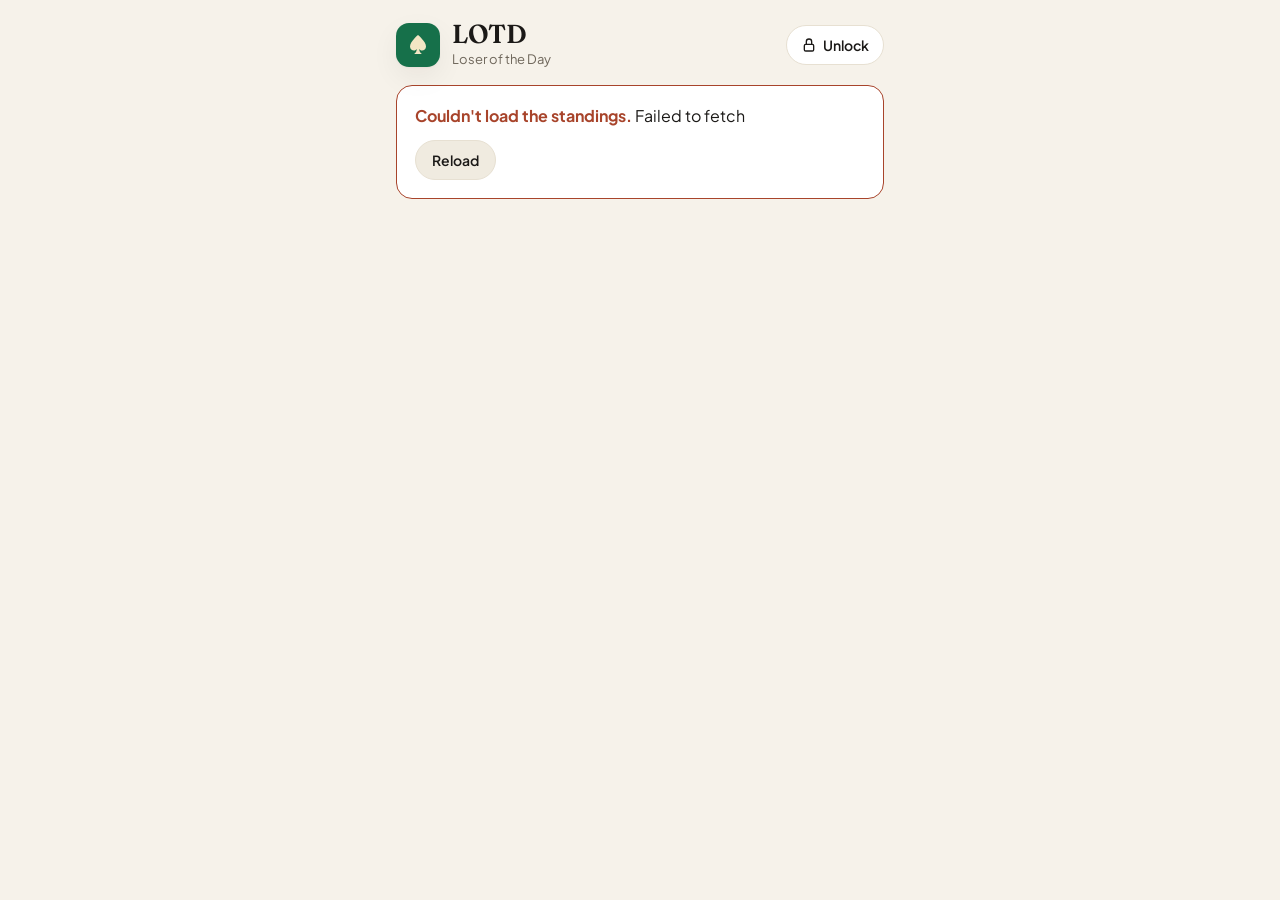
<file: index.html>
<!doctype html>
<html lang="en">
<head>
  <meta charset="utf-8">
  <meta name="viewport" content="width=device-width, initial-scale=1, viewport-fit=cover">
  <title>LOTD — Loser of the Day</title>
  <meta name="description" content="Loser of the Day — standings for a 4-player card game.">
  <link rel="preconnect" href="https://fonts.googleapis.com">
  <link rel="preconnect" href="https://fonts.gstatic.com" crossorigin>
  <link href="https://fonts.googleapis.com/css2?family=Fraunces:opsz,wght@9..144,500;9..144,600&family=Plus+Jakarta+Sans:wght@400;500;600;700&display=swap" rel="stylesheet">
  <link rel="stylesheet" href="styles.css">
</head>
<body>
  <div class="wrap">
    <header class="app-header">
      <span class="mark" aria-hidden="true">
        <svg viewBox="0 0 24 24"><path d="M12 2S4 8.5 4 13.5C4 16 6 17.5 8 17.5c1.2 0 2.2-.6 2.8-1.5-.2 2-.8 3.5-2.3 4.5V21h7v-.5c-1.5-1-2.1-2.5-2.3-4.5.6.9 1.6 1.5 2.8 1.5 2 0 4-1.5 4-4C20 8.5 12 2 12 2Z"/></svg>
      </span>
      <div>
        <h1>LOTD</h1>
        <p class="tag">Loser of the Day</p>
      </div>
      <span class="spacer"></span>
      <button class="lock-btn" id="lock" aria-label="Unlock to log games">
        <svg viewBox="0 0 24 24"><rect x="5" y="11" width="14" height="10" rx="2"/><path d="M8 11V7a4 4 0 0 1 8 0v4"/></svg>
        Unlock
      </button>
    </header>

    <div class="board-bar" id="board-bar" hidden>
      <label class="sr-only" for="board">Leaderboard</label>
      <select id="board" class="board-select"></select>
      <span id="board-admin" class="board-admin"></span>
    </div>

    <main id="app" aria-live="polite"></main>
  </div>
  <script type="module" src="js/app.js"></script>
</body>
</html>
</file>
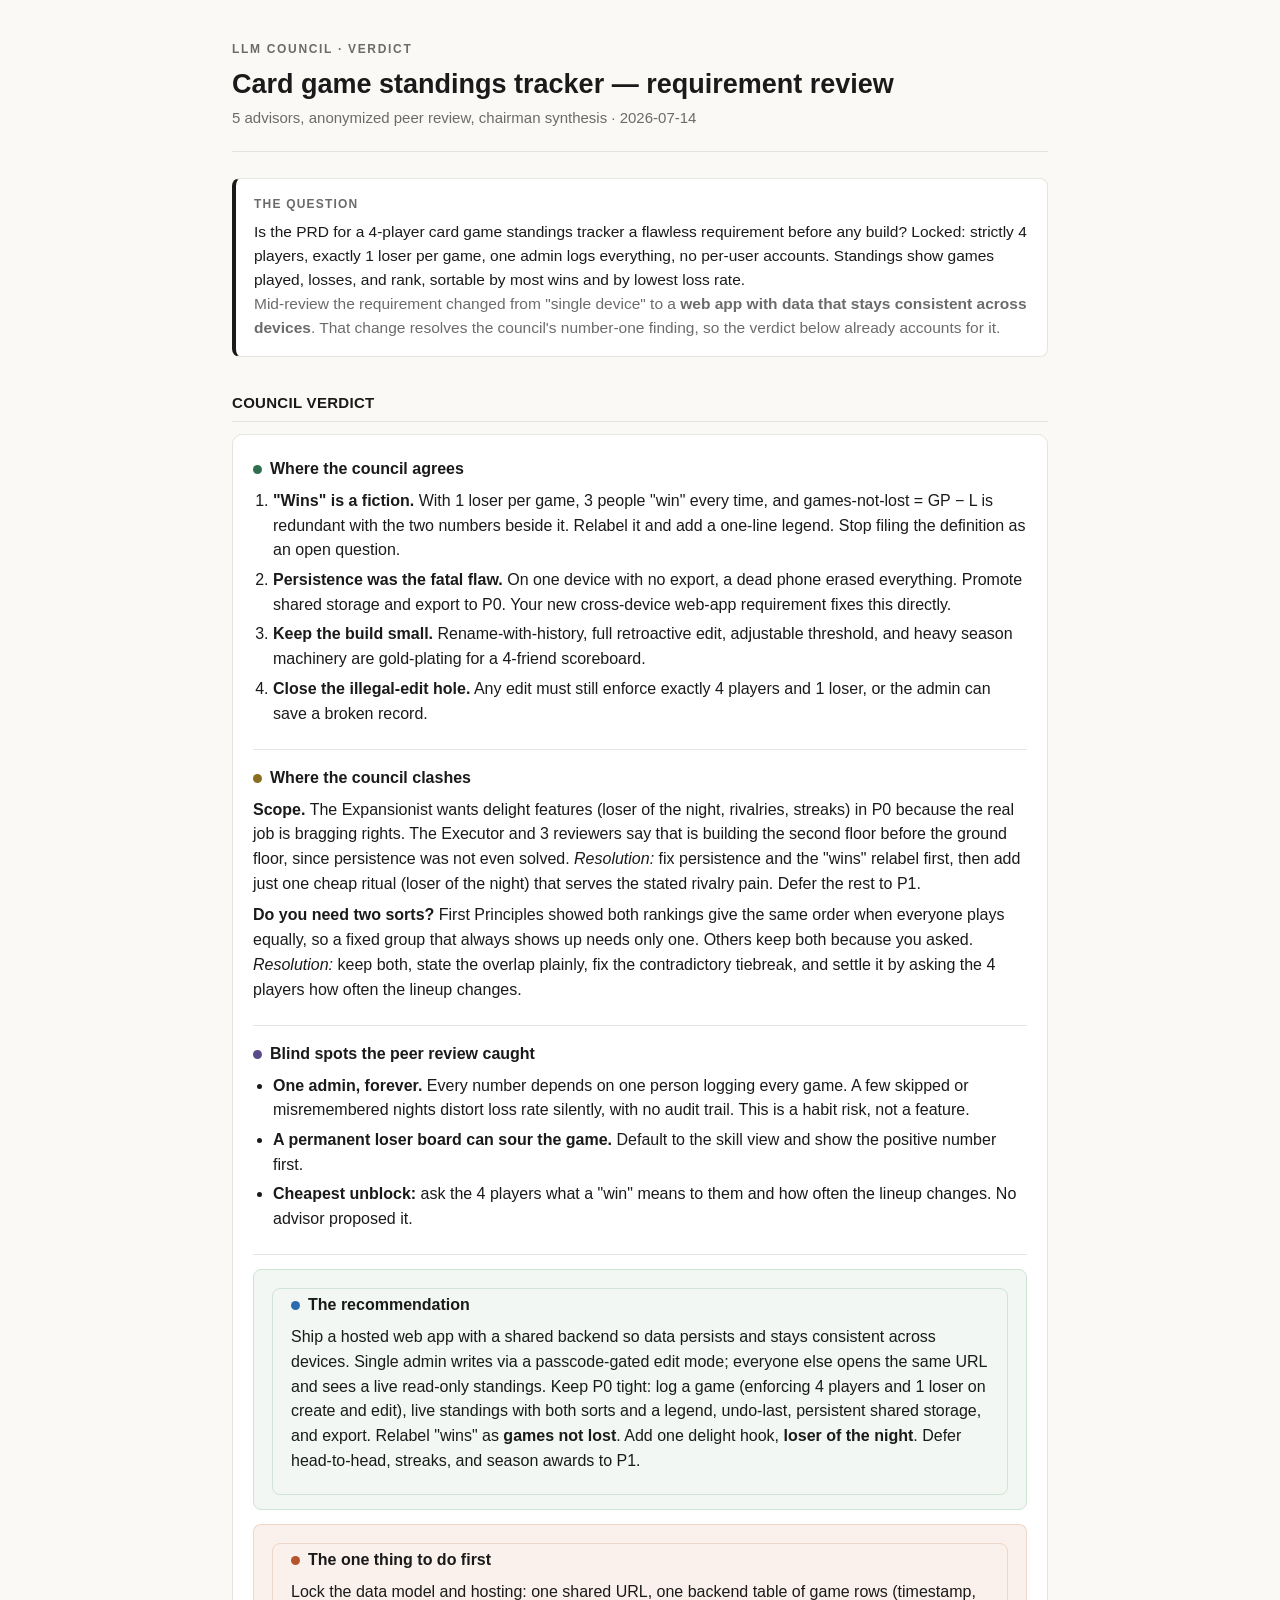
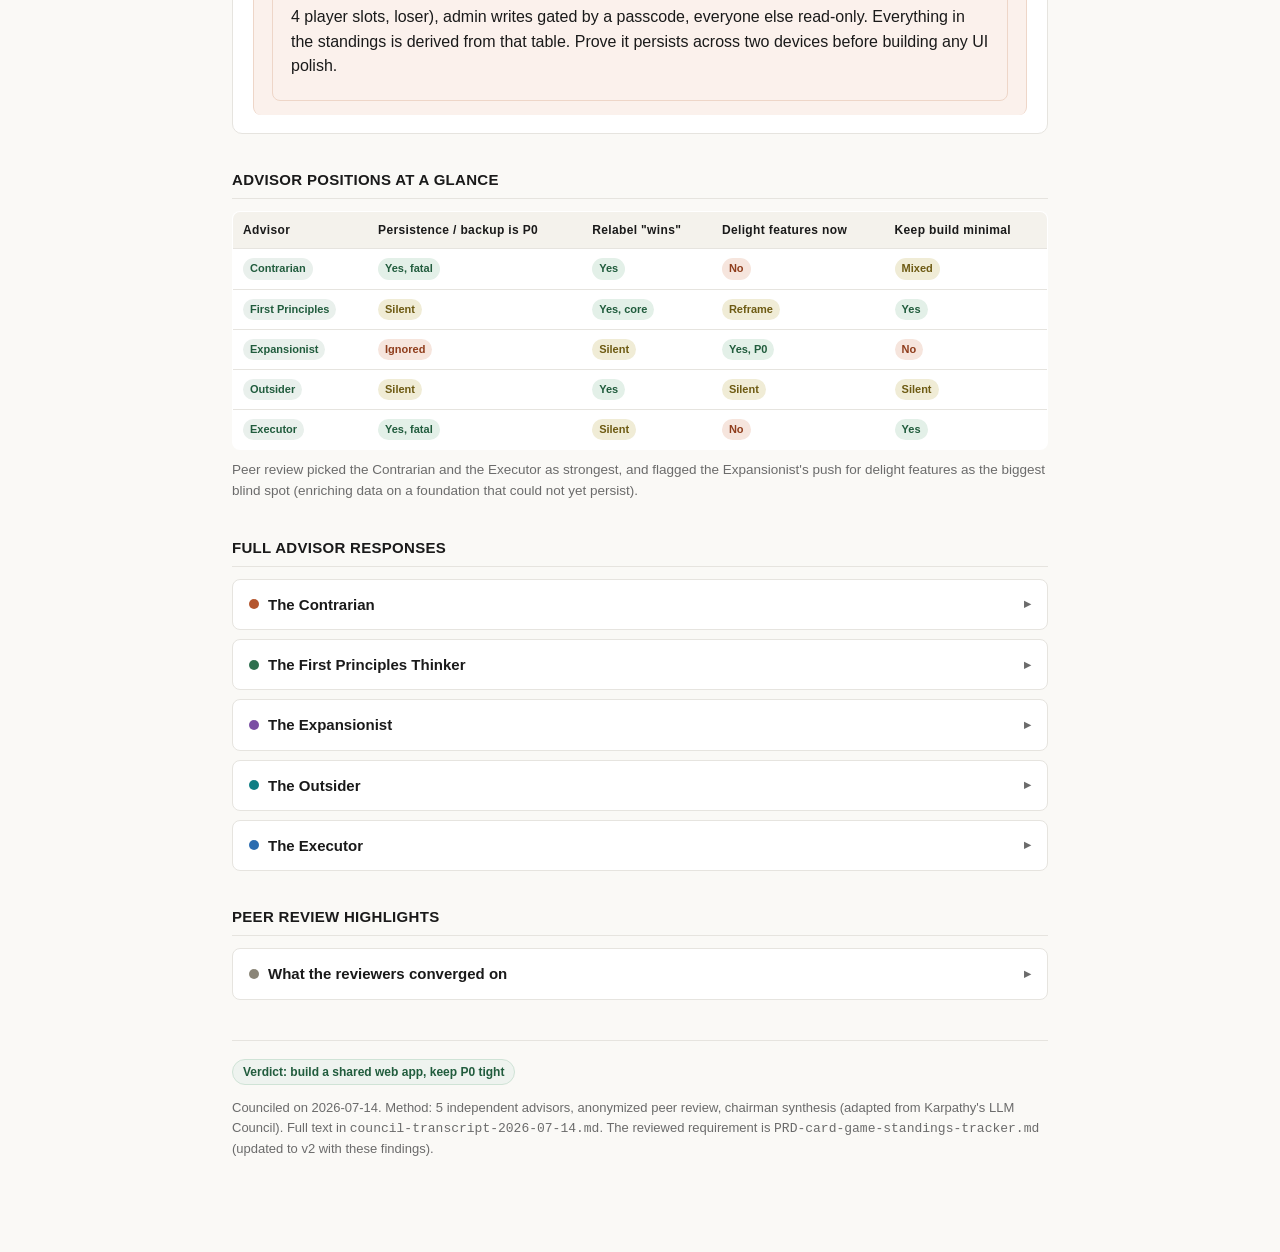
<file: council-report-2026-07-14.html>
<!DOCTYPE html>
<html lang="en">
<head>
<meta charset="UTF-8">
<meta name="viewport" content="width=device-width, initial-scale=1.0">
<title>Council report: Card game standings tracker PRD</title>
<style>
  :root{
    --ink:#1a1a1a; --muted:#6b6b6b; --line:#e6e4df; --bg:#faf9f6; --card:#ffffff;
    --accent:#2f6f4f; --warn:#b4552d; --clash:#8a6d1f; --blind:#5b4a8a;
    --a:#2f6f4f; --b:#2b6cb0; --c:#b4552d; --d:#7a4fa3; --e:#0f7d84;
  }
  *{box-sizing:border-box}
  body{margin:0;background:var(--bg);color:var(--ink);
    font-family:-apple-system,BlinkMacSystemFont,"Segoe UI",Roboto,Helvetica,Arial,sans-serif;
    line-height:1.55;font-size:16px;-webkit-font-smoothing:antialiased}
  .wrap{max-width:860px;margin:0 auto;padding:40px 22px 80px}
  header.top{border-bottom:1px solid var(--line);padding-bottom:22px;margin-bottom:26px}
  .kicker{font-size:12px;letter-spacing:.14em;text-transform:uppercase;color:var(--muted);font-weight:600}
  h1{font-size:27px;line-height:1.25;margin:.35em 0 .15em}
  .sub{color:var(--muted);font-size:15px}
  .q{background:var(--card);border:1px solid var(--line);border-left:4px solid var(--ink);
    border-radius:8px;padding:16px 18px;margin:22px 0}
  .q .lab{font-size:12px;letter-spacing:.1em;text-transform:uppercase;color:var(--muted);font-weight:600;margin-bottom:6px}
  .q p{margin:0;font-size:15.5px}
  .note{font-size:13.5px;color:var(--muted);margin-top:10px}
  h2{font-size:15px;letter-spacing:.02em;margin:34px 0 12px;padding-bottom:7px;border-bottom:1px solid var(--line)}
  .verdict{background:var(--card);border:1px solid var(--line);border-radius:10px;padding:6px 20px 18px;margin-top:8px}
  .vblock{padding:16px 0;border-bottom:1px solid var(--line)}
  .vblock:last-child{border-bottom:none}
  .vblock h3{margin:0 0 7px;font-size:16px;display:flex;align-items:center;gap:8px}
  .dot{width:9px;height:9px;border-radius:50%;display:inline-block}
  .vblock.agree h3 .dot{background:var(--accent)}
  .vblock.clash h3 .dot{background:var(--clash)}
  .vblock.blind h3 .dot{background:var(--blind)}
  .vblock.rec h3 .dot{background:var(--b)}
  .vblock.first h3 .dot{background:var(--warn)}
  .vblock p{margin:.4em 0}
  .vblock ol,.vblock ul{margin:.4em 0;padding-left:20px}
  .vblock li{margin:.3em 0}
  .rec{background:#f2f7f3;border:1px solid #cfe3d6;border-radius:8px;padding:4px 18px 14px;margin-top:14px}
  .first{background:#fbf1ec;border:1px solid #eed6c8;border-radius:8px;padding:4px 18px 14px;margin-top:14px}
  /* matrix */
  table.mx{width:100%;border-collapse:collapse;font-size:13.5px;background:var(--card);border:1px solid var(--line);border-radius:8px;overflow:hidden}
  table.mx th,table.mx td{padding:9px 10px;text-align:left;border-bottom:1px solid var(--line)}
  table.mx th{background:#f4f2ec;font-weight:600;font-size:12px;letter-spacing:.03em}
  table.mx td:first-child{font-weight:600}
  .tag{display:inline-block;font-size:11px;padding:2px 7px;border-radius:20px;font-weight:600;white-space:nowrap}
  .tag.y{background:#e3f0e8;color:#215c3d}
  .tag.n{background:#f6e5dd;color:#8f3d1c}
  .tag.p{background:#f0ecd6;color:#6d5a12}
  .adv{display:flex;gap:9px;flex-wrap:wrap;margin:12px 0 4px}
  .chip{font-size:12.5px;padding:4px 11px;border-radius:20px;border:1px solid var(--line);background:var(--card);font-weight:600}
  .chip .cd{display:inline-block;width:8px;height:8px;border-radius:50%;margin-right:6px;vertical-align:middle}
  details{background:var(--card);border:1px solid var(--line);border-radius:8px;margin:9px 0;overflow:hidden}
  details[open]{box-shadow:0 1px 0 rgba(0,0,0,.02)}
  summary{cursor:pointer;padding:13px 16px;font-weight:600;font-size:15px;list-style:none;display:flex;align-items:center;gap:9px}
  summary::-webkit-details-marker{display:none}
  summary .cd{width:10px;height:10px;border-radius:50%;flex:none}
  summary .arrow{margin-left:auto;color:var(--muted);font-size:13px;transition:transform .15s}
  details[open] summary .arrow{transform:rotate(90deg)}
  .body{padding:2px 16px 16px;font-size:14.5px;color:#2b2b2b}
  .body .role{font-size:12px;color:var(--muted);text-transform:uppercase;letter-spacing:.08em;font-weight:600;margin-bottom:6px}
  footer{margin-top:40px;padding-top:18px;border-top:1px solid var(--line);color:var(--muted);font-size:13px}
  .pill{display:inline-block;background:#eef3ef;color:#215c3d;border:1px solid #cfe3d6;border-radius:20px;padding:3px 10px;font-size:12px;font-weight:600;margin-right:6px}
</style>
</head>
<body>
<div class="wrap">
  <header class="top">
    <div class="kicker">LLM Council &middot; verdict</div>
    <h1>Card game standings tracker &mdash; requirement review</h1>
    <div class="sub">5 advisors, anonymized peer review, chairman synthesis &middot; 2026-07-14</div>
  </header>

  <div class="q">
    <div class="lab">The question</div>
    <p>Is the PRD for a 4-player card game standings tracker a flawless requirement before any build? Locked: strictly 4 players, exactly 1 loser per game, one admin logs everything, no per-user accounts. Standings show games played, losses, and rank, sortable by most wins and by lowest loss rate.</p>
    <p class="note">Mid-review the requirement changed from "single device" to a <strong>web app with data that stays consistent across devices</strong>. That change resolves the council's number-one finding, so the verdict below already accounts for it.</p>
  </div>

  <h2>COUNCIL VERDICT</h2>
  <div class="verdict">

    <div class="vblock agree">
      <h3><span class="dot"></span>Where the council agrees</h3>
      <ol>
        <li><strong>"Wins" is a fiction.</strong> With 1 loser per game, 3 people "win" every time, and games-not-lost = GP &minus; L is redundant with the two numbers beside it. Relabel it and add a one-line legend. Stop filing the definition as an open question.</li>
        <li><strong>Persistence was the fatal flaw.</strong> On one device with no export, a dead phone erased everything. Promote shared storage and export to P0. Your new cross-device web-app requirement fixes this directly.</li>
        <li><strong>Keep the build small.</strong> Rename-with-history, full retroactive edit, adjustable threshold, and heavy season machinery are gold-plating for a 4-friend scoreboard.</li>
        <li><strong>Close the illegal-edit hole.</strong> Any edit must still enforce exactly 4 players and 1 loser, or the admin can save a broken record.</li>
      </ol>
    </div>

    <div class="vblock clash">
      <h3><span class="dot"></span>Where the council clashes</h3>
      <p><strong>Scope.</strong> The Expansionist wants delight features (loser of the night, rivalries, streaks) in P0 because the real job is bragging rights. The Executor and 3 reviewers say that is building the second floor before the ground floor, since persistence was not even solved. <em>Resolution:</em> fix persistence and the "wins" relabel first, then add just one cheap ritual (loser of the night) that serves the stated rivalry pain. Defer the rest to P1.</p>
      <p><strong>Do you need two sorts?</strong> First Principles showed both rankings give the same order when everyone plays equally, so a fixed group that always shows up needs only one. Others keep both because you asked. <em>Resolution:</em> keep both, state the overlap plainly, fix the contradictory tiebreak, and settle it by asking the 4 players how often the lineup changes.</p>
    </div>

    <div class="vblock blind">
      <h3><span class="dot"></span>Blind spots the peer review caught</h3>
      <ul>
        <li><strong>One admin, forever.</strong> Every number depends on one person logging every game. A few skipped or misremembered nights distort loss rate silently, with no audit trail. This is a habit risk, not a feature.</li>
        <li><strong>A permanent loser board can sour the game.</strong> Default to the skill view and show the positive number first.</li>
        <li><strong>Cheapest unblock:</strong> ask the 4 players what a "win" means to them and how often the lineup changes. No advisor proposed it.</li>
      </ul>
    </div>

    <div class="vblock rec">
      <div class="rec">
      <h3><span class="dot"></span>The recommendation</h3>
      <p>Ship a hosted web app with a shared backend so data persists and stays consistent across devices. Single admin writes via a passcode-gated edit mode; everyone else opens the same URL and sees a live read-only standings. Keep P0 tight: log a game (enforcing 4 players and 1 loser on create and edit), live standings with both sorts and a legend, undo-last, persistent shared storage, and export. Relabel "wins" as <strong>games not lost</strong>. Add one delight hook, <strong>loser of the night</strong>. Defer head-to-head, streaks, and season awards to P1.</p>
      </div>
    </div>

    <div class="vblock first">
      <div class="first">
      <h3><span class="dot"></span>The one thing to do first</h3>
      <p>Lock the data model and hosting: one shared URL, one backend table of game rows (timestamp, 4 player slots, loser), admin writes gated by a passcode, everyone else read-only. Everything in the standings is derived from that table. Prove it persists across two devices before building any UI polish.</p>
      </div>
    </div>

  </div>

  <h2>ADVISOR POSITIONS AT A GLANCE</h2>
  <table class="mx">
    <thead>
      <tr><th>Advisor</th><th>Persistence / backup is P0</th><th>Relabel "wins"</th><th>Delight features now</th><th>Keep build minimal</th></tr>
    </thead>
    <tbody>
      <tr><td><span class="tag" style="background:#e9f0ec;color:#215c3d">Contrarian</span></td><td><span class="tag y">Yes, fatal</span></td><td><span class="tag y">Yes</span></td><td><span class="tag n">No</span></td><td><span class="tag p">Mixed</span></td></tr>
      <tr><td><span class="tag" style="background:#e9f0ec;color:#215c3d">First Principles</span></td><td><span class="tag p">Silent</span></td><td><span class="tag y">Yes, core</span></td><td><span class="tag p">Reframe</span></td><td><span class="tag y">Yes</span></td></tr>
      <tr><td><span class="tag" style="background:#e9f0ec;color:#215c3d">Expansionist</span></td><td><span class="tag n">Ignored</span></td><td><span class="tag p">Silent</span></td><td><span class="tag y">Yes, P0</span></td><td><span class="tag n">No</span></td></tr>
      <tr><td><span class="tag" style="background:#e9f0ec;color:#215c3d">Outsider</span></td><td><span class="tag p">Silent</span></td><td><span class="tag y">Yes</span></td><td><span class="tag p">Silent</span></td><td><span class="tag p">Silent</span></td></tr>
      <tr><td><span class="tag" style="background:#e9f0ec;color:#215c3d">Executor</span></td><td><span class="tag y">Yes, fatal</span></td><td><span class="tag p">Silent</span></td><td><span class="tag n">No</span></td><td><span class="tag y">Yes</span></td></tr>
    </tbody>
  </table>
  <p class="note">Peer review picked the Contrarian and the Executor as strongest, and flagged the Expansionist's push for delight features as the biggest blind spot (enriching data on a foundation that could not yet persist).</p>

  <h2>FULL ADVISOR RESPONSES</h2>

  <details>
    <summary><span class="cd" style="background:var(--c)"></span>The Contrarian<span class="arrow">&#9656;</span></summary>
    <div class="body">
      <div class="role">Looks for what will fail</div>
      <p>The single sharpest flaw: the PRD treats a decided constraint as an open, blocking question. Section 11 lists "single device vs. sync" as blocking and Section 12 calls it the gating dependency. That is locked. Delete it. Worse, the "no cloud, single device" constraint manufactures a data-loss risk the PRD never mitigates: weeks of standings and archived seasons live on one device with no P0 backup, and export is buried in P1. One lost phone erases everything. Export and backup belong in P0. This is the actual fatal flaw.</p>
      <p>Section 7.5 lets the host change the roster, but no acceptance criterion re-asserts the invariant: editing must still force exactly 4 players and 1 loser. You can edit a game into an illegal state. In lowest-loss-rate mode, provisional players get no rank, so half the required sort modes leaves some people rankless. "Most wins" is near-degenerate: with W = GP &minus; L and a 25% loss rate, wins track games-played by construction. Open Question #4 defines the group's core word "win"; resolve it before build.</p>
    </div>
  </details>

  <details>
    <summary><span class="cd" style="background:var(--a)"></span>The First Principles Thinker<span class="arrow">&#9656;</span></summary>
    <div class="body">
      <div class="role">Rebuilds the problem from scratch</div>
      <p>You documented the model beautifully and answered the wrong question. In a 4-player, 1-loser game there are no winners. The only atomic fact the app records is a loss. "Wins" (W = GP &minus; L) is a derived, redundant column carrying zero information beyond GP and L. The group asked for wins; you gave them arithmetic. The honest label is "games survived."</p>
      <p>Is dual-sort the real need? It only produces two orderings when attendance differs. For a fixed group who mostly all show up, when GP is equal, "most wins" descending and "lowest loss rate" ascending are the same list. Dual-sort is a symptom of not knowing how variable attendance is. The actual job is a roast machine; the emotional payload is the loser. Raw losses and loss rate answer "who is the biggest loser" and "who is genuinely good" cleanly. Contradiction: the most-wins tiebreak (Section 8 row 4) breaks ties by "fewer games played," importing skill logic into the activity ranking. One axis per sort, or drop the second.</p>
    </div>
  </details>

  <details>
    <summary><span class="cd" style="background:var(--d)"></span>The Expansionist<span class="arrow">&#9656;</span></summary>
    <div class="body">
      <div class="role">Looks for the upside everyone missed</div>
      <p>The PRD is engineered like a spreadsheet. It captures a timestamp, full roster, and loser per game, a richer event log than the standings table ever spends, and that surplus is the real upside, buried in P1. Three near-zero-cost payoffs: "loser of the night" is one grouping away, an instant recurring ritual and screenshot bait. Rivalries via head-to-head need no new inputs, and the problem statement literally names "weak rivalry" as the pain then exiles the cure to P1. Streaks turn a static table into a live story: "Ade has not lost in 6."</p>
      <p>Then compound it for free: season awards at reset, auto-generate a "season wrapped" card (champion, biggest loser, longest streak, fiercest rivalry) from archived data, zero new schema. The PRD undersells itself: it frames success as logging speed, but the moat is memory and bragging rights. Promote loser-of-the-night and head-to-head into P0.</p>
    </div>
  </details>

  <details>
    <summary><span class="cd" style="background:var(--e)"></span>The Outsider<span class="arrow">&#9656;</span></summary>
    <div class="body">
      <div class="role">Zero context, reads only what is there</div>
      <p>The "wins" problem is worse than the open question admits. Three people win every game, so "wins" never means "beat someone," it means "showed up and was not the loser." Since W = GP &minus; L, the W and L columns are mathematically redundant: three columns that are really two. Cut W, or label it "games not lost." Loss rate as the default "who is best" view inverts normal standings intuition: rank 1 holds the lowest number, while every scoreboard a newcomer has seen puts the biggest number on top. Expect confusion.</p>
      <p>The 25% luck line is well-reasoned but invisible to a stranger: the table only styles sub-25% players with no legend. Terminology drifts between "provisional" and "not enough games yet"; pick one. Contradiction: 7.2 says "default 4," implying changeable, while non-goal 3 says locked at 4. "Season" is never defined. And Appendix A's Eka, who never lost yet ranks last in most-wins mode, looks broken to anyone who does not grasp the model.</p>
    </div>
  </details>

  <details>
    <summary><span class="cd" style="background:var(--b)"></span>The Executor<span class="arrow">&#9656;</span></summary>
    <div class="body">
      <div class="role">Can it be built, and what is the first step</div>
      <p>Simplest thing that works: a single HTML file with local storage, or a spreadsheet with one row per game and a pivot for standings. Everything in the scoring model is derivable from that one row. Genuinely needed P0: log a game, standings, the two sorts, undo-last. Gold-plating dressed as P0: archive-player plus rename-with-history, full retroactive edit of any past game, season reset with read-only archives, and a host-adjustable threshold (hardcode 5).</p>
      <p>Where a builder stalls: storage is unspecified; backup is absent and this is the real flaw, since one dead phone erases everything and export is buried in P1, so promote export and backup to P0; tiebreaks are fine. Monday morning: build one page, hardcoded 4 names, tap-loser and save, computed standings with a sort toggle. That slice tests the 10-second, 3-tap goal tonight.</p>
    </div>
  </details>

  <h2>PEER REVIEW HIGHLIGHTS</h2>
  <details>
    <summary><span class="cd" style="background:#8a8577"></span>What the reviewers converged on<span class="arrow">&#9656;</span></summary>
    <div class="body">
      <p><strong>Strongest responses:</strong> the Contrarian (widest set of real defects, only one to catch the illegal-edit hole) and the Executor (turns critique into a Monday build). Both named the missing backup as fatal.</p>
      <p><strong>Biggest blind spot (all 5 reviewers):</strong> the Expansionist, for promoting delight features onto a foundation that could not yet persist a single night. "Building the second floor before the ground floor exists."</p>
      <p><strong>What all five advisors missed:</strong></p>
      <ul>
        <li>The single-admin single point of failure and logging discipline. If the admin is absent or forgets, the record is silently wrong, and there is no audit trail.</li>
        <li>The social risk of a permanent "biggest loser" board among friends.</li>
        <li>The cheapest resolver for the "what is a win / how many sorts" debate is to ask the 4 players.</li>
      </ul>
    </div>
  </details>

  <footer>
    <span class="pill">Verdict: build a shared web app, keep P0 tight</span>
    <p>Counciled on 2026-07-14. Method: 5 independent advisors, anonymized peer review, chairman synthesis (adapted from Karpathy's LLM Council). Full text in <code>council-transcript-2026-07-14.md</code>. The reviewed requirement is <code>PRD-card-game-standings-tracker.md</code> (updated to v2 with these findings).</p>
  </footer>
</div>
</body>
</html>
</file>
<file: styles.css>
/* LOTD v3 — tokens mirror design-system/MASTER.md (warm paper · felt green · antique gold · clay). */
:root {
  --paper:#F6F2EA; --surface:#FFFFFF; --surface-2:#F0EBE0;
  --ink:#1B1917; --ink-2:#6E665A;
  --felt:#16704A; --felt-ink:#FFFFFF; --felt-tint:#E7F0EA;
  --gold:#9A6F1E; --gold-bg:#F3E6C4;
  --clay:#A8442B; --clay-tint:#F4E2DB;
  --line:#E7E0D2; --ring:#16704A;
  --radius-sm:8px; --radius-md:12px; --radius-lg:16px; --radius-pill:999px;
  --shadow-card:0 1px 2px rgba(27,25,23,.04), 0 10px 28px rgba(27,25,23,.06);
  --font-display:'Fraunces',Georgia,serif;
  --font-ui:'Plus Jakarta Sans',system-ui,-apple-system,sans-serif;
}
@media (prefers-color-scheme: dark) {
  :root:not([data-theme="light"]) {
    --paper:#151310; --surface:#1E1B16; --surface-2:#26221B;
    --ink:#F1ECE1; --ink-2:#A79C89;
    --felt:#46B183; --felt-ink:#0E1A13; --felt-tint:#1C2A22;
    --gold:#E0BE6E; --gold-bg:#3A2F16;
    --clay:#E07B58; --clay-tint:#3A241C;
    --line:#322C24; --ring:#46B183;
    --shadow-card:0 1px 2px rgba(0,0,0,.3), 0 10px 28px rgba(0,0,0,.35);
  }
}
:root[data-theme="dark"] {
  --paper:#151310; --surface:#1E1B16; --surface-2:#26221B;
  --ink:#F1ECE1; --ink-2:#A79C89;
  --felt:#46B183; --felt-ink:#0E1A13; --felt-tint:#1C2A22;
  --gold:#E0BE6E; --gold-bg:#3A2F16; --clay:#E07B58; --clay-tint:#3A241C;
  --line:#322C24; --ring:#46B183;
  --shadow-card:0 1px 2px rgba(0,0,0,.3), 0 10px 28px rgba(0,0,0,.35);
}

* { box-sizing:border-box; margin:0; }
html { -webkit-text-size-adjust:100%; }
body {
  font-family:var(--font-ui); background:var(--paper); color:var(--ink);
  font-size:16px; line-height:1.5; min-height:100dvh; font-variant-numeric:tabular-nums;
}
.wrap { max-width:520px; margin:0 auto; padding:20px 16px 56px; }
h1,h2 { font-family:var(--font-display); font-weight:600; letter-spacing:-.01em; }
button, select { font-family:inherit; cursor:pointer; }
:focus-visible { outline:2px solid var(--ring); outline-offset:2px; border-radius:6px; }
.sr-only { position:absolute; width:1px; height:1px; padding:0; margin:-1px; overflow:hidden; clip:rect(0 0 0 0); white-space:nowrap; border:0; }
.muted { color:var(--ink-2); }
.spacer { flex:1; }

/* Header */
.app-header { display:flex; align-items:center; gap:12px; margin-bottom:16px; }
.mark { width:44px; height:44px; border-radius:13px; background:var(--felt); display:grid; place-items:center; flex:none; box-shadow:var(--shadow-card); }
.mark svg { width:24px; height:24px; fill:var(--gold-bg); }
.app-header h1 { font-size:26px; line-height:1.1; }
.app-header .tag { font-size:13px; color:var(--ink-2); margin-top:1px; }
.lock-btn {
  display:inline-flex; align-items:center; gap:6px; height:40px; padding:0 14px;
  border:1px solid var(--line); background:var(--surface); color:var(--ink);
  border-radius:var(--radius-pill); font-size:14px; font-weight:600; transition:transform .12s;
}
.lock-btn:active { transform:scale(.97); }
.lock-btn svg { width:16px; height:16px; stroke:currentColor; fill:none; stroke-width:2; }

/* Leaderboard bar */
/* Select gets its own full-width row so the board name is always readable; the admin
   buttons wrap to a second row rather than squeezing it. */
.board-bar { display:flex; align-items:center; gap:8px; flex-wrap:wrap; margin-bottom:18px; }
/* display:flex above would otherwise beat the UA [hidden] rule, so the bar stays visible
   when we hide it for the error / no-leaderboards states. */
.board-bar[hidden] { display:none; }
.board-select {
  height:44px; min-width:0; flex:1 1 100%; padding:0 36px 0 14px; font-size:16px; font-weight:600;
  color:var(--ink); background:var(--surface) url("data:image/svg+xml;utf8,<svg xmlns='http://www.w3.org/2000/svg' viewBox='0 0 24 24' fill='none' stroke='%236E665A' stroke-width='2'><path d='M6 9l6 6 6-6'/></svg>") no-repeat right 12px center/16px;
  border:1px solid var(--line); border-radius:var(--radius-md); appearance:none;
}
.board-admin { display:flex; gap:6px; flex-wrap:wrap; width:100%; justify-content:flex-end; }
.board-admin:empty { display:none; }

/* Loser spotlight — the focal point of the page. The name is deliberately several times
   the size of a standings row (15px), so the biggest loser reads from across the table. */
.spotlights { display:grid; grid-template-columns:1fr 1fr; gap:10px; margin-bottom:18px; }
.spot {
  background:var(--surface); border:1px solid var(--line); border-radius:var(--radius-lg);
  padding:14px; box-shadow:var(--shadow-card); min-width:0;
}
.spot-label {
  font-size:10.5px; font-weight:700; text-transform:uppercase; letter-spacing:.05em;
  color:var(--ink-2); margin-bottom:6px;
}
.spot-name {
  font-family:var(--font-display); font-weight:600; line-height:1.05;
  font-size:clamp(24px, 7.5vw, 34px); letter-spacing:-.02em; overflow-wrap:anywhere;
}
.spot-name.none { font-family:var(--font-ui); font-size:15px; font-weight:600; color:var(--ink-2); line-height:1.35; }
.spot-meta { font-size:12px; font-weight:600; color:var(--clay); margin-top:5px; }
.spot.crown .spot-label { color:var(--gold); }

/* Sort toggle */
.sort { display:flex; background:var(--surface-2); border-radius:var(--radius-pill); padding:4px; gap:4px; margin-bottom:14px; }
.sort button {
  flex:1; height:38px; border:0; background:transparent; color:var(--ink-2);
  font-size:13.5px; font-weight:600; border-radius:var(--radius-pill); transition:color .15s;
}
.sort button[aria-pressed="true"] { background:var(--surface); color:var(--ink); box-shadow:var(--shadow-card); }

/* Standings table */
.standings {
  width:100%; border-collapse:collapse; background:var(--surface);
  border:1px solid var(--line); border-radius:var(--radius-lg); overflow:hidden;
  box-shadow:var(--shadow-card);
}
.standings thead th {
  font-size:11px; font-weight:700; text-transform:uppercase; letter-spacing:.05em;
  color:var(--ink-2); text-align:left; padding:10px 8px; border-bottom:1px solid var(--line);
  background:var(--surface-2);
}
.standings td { padding:12px 8px; border-bottom:1px solid var(--line); font-size:15px; }
.standings tr:last-child td { border-bottom:0; }
.standings th.rank, .standings td.rank { width:34px; padding-left:14px; text-align:left; color:var(--ink-2); font-weight:700; }
.standings tr.lead td.rank { color:var(--gold); }
.standings tr.lead-loser td.rank { color:var(--clay); }
.standings tr.lead td.who, .standings tr.lead-loser td.who { font-weight:700; }
.standings td.who { font-weight:600; }
.standings th.num, .standings td.num { text-align:right; }
.standings td.rate { padding-right:14px; font-weight:600; white-space:nowrap; }
.standings th:last-child { padding-right:14px; }
.standings td.loss { color:var(--clay); font-weight:600; }
/* Ranked and unranked rows live in ONE table, so the header always lines up with the
   numbers under it — no fixed column widths needed, and the name column keeps the slack
   it needs so "· 4 more to rank" doesn't wrap into a wall. */
.standings td.who { overflow-wrap:anywhere; }
.group-row td {
  font-size:11px; font-weight:700; text-transform:uppercase; letter-spacing:.05em;
  color:var(--ink-2); background:var(--surface-2); padding:8px 14px;
}
.quiet-row td { color:var(--ink-2); }
.beats { display:inline-flex; vertical-align:-2px; color:var(--felt); }
.beats .ic { width:13px; height:13px; stroke:currentColor; fill:none; stroke-width:3; }
.pill-archived {
  font-size:10px; font-weight:700; text-transform:uppercase; letter-spacing:.04em;
  color:var(--ink-2); background:var(--surface-2); border:1px solid var(--line);
  padding:2px 6px; border-radius:var(--radius-pill); margin-left:4px; white-space:nowrap;
}

/* Legend, states */
.legend { font-size:13px; color:var(--ink-2); line-height:1.6; margin-top:20px; }
.legend b { color:var(--ink); font-weight:600; }
.empty { text-align:center; padding:44px 20px; color:var(--ink-2); }
.empty.small { padding:22px 20px; }
.empty h2 { font-size:20px; color:var(--ink); margin-bottom:6px; }
.banner {
  background:var(--surface); border:1px solid var(--line); border-radius:var(--radius-lg);
  padding:18px; display:flex; flex-direction:column; gap:12px; align-items:flex-start;
}
.banner.error { border-color:var(--clay); }
.banner.error b { color:var(--clay); }
.btn {
  height:40px; padding:0 16px; border-radius:var(--radius-pill); border:1px solid var(--line);
  background:var(--surface-2); color:var(--ink); font-size:14px; font-weight:600;
}

/* ---- admin ---- */
.admin-row { display:flex; justify-content:flex-end; flex-wrap:wrap; gap:4px 16px; margin:-6px 2px 14px; }
.linkbtn {
  display:inline-flex; align-items:center; gap:6px; border:0; background:transparent;
  color:var(--felt); font-size:14px; font-weight:600; padding:6px 2px;
}
.linkbtn svg { width:15px; height:15px; stroke:currentColor; fill:none; stroke-width:2; }
.mini-btn {
  height:34px; padding:0 12px; border-radius:var(--radius-pill); font-size:13px; font-weight:600;
  border:1px solid var(--line); background:var(--surface); color:var(--ink); white-space:nowrap;
}
.mini-btn.danger { color:var(--clay); border-color:transparent; background:var(--clay-tint); }
.mini-btn.go { color:var(--felt); border-color:transparent; background:var(--felt-tint); }

body.unlocked .wrap { padding-bottom:96px; }
.logbar {
  position:fixed; left:50%; transform:translateX(-50%);
  bottom:calc(20px + env(safe-area-inset-bottom)); z-index:20;
  width:min(488px, calc(100% - 32px)); height:52px; border:0;
  background:var(--felt); color:var(--felt-ink); border-radius:var(--radius-pill);
  font-size:16px; font-weight:700; box-shadow:var(--shadow-card); transition:transform .12s;
}
.logbar:disabled { opacity:.45; }
.logbar:active:not(:disabled) { transform:translateX(-50%) scale(.98); }

/* ---- overlay + sheet ---- */
.overlay { position:fixed; inset:0; z-index:40; background:rgba(20,18,14,.5); display:flex; align-items:flex-end; justify-content:center; }
@media (min-width:520px) { .overlay { align-items:center; padding:16px; } }
.sheet {
  background:var(--surface); width:100%; max-width:520px; max-height:92dvh; overflow-y:auto;
  border-radius:20px 20px 0 0; padding:22px 18px calc(20px + env(safe-area-inset-bottom));
  box-shadow:0 -8px 40px rgba(20,18,14,.25); animation:rise .2s ease-out;
}
@media (min-width:520px) { .sheet { border-radius:20px; } }
@keyframes rise { from { transform:translateY(16px); opacity:.6; } to { transform:none; opacity:1; } }
.sheet h2 { font-size:22px; margin-bottom:4px; }
.sheet-sub { font-size:14px; color:var(--ink-2); margin-bottom:16px; }
.sheet-sub b { color:var(--ink); }
.field {
  width:100%; height:48px; padding:0 14px; font-size:17px; font-family:inherit;
  border:1px solid var(--line); border-radius:var(--radius-md);
  background:var(--surface-2); color:var(--ink); margin-bottom:4px;
}
.field-label { display:block; font-size:12px; font-weight:700; text-transform:uppercase; letter-spacing:.05em; color:var(--ink-2); margin:14px 0 6px; }
.sheet-actions { display:flex; gap:10px; margin-top:20px; }
.btn-primary, .btn-ghost, .btn-danger {
  flex:1; height:48px; border-radius:var(--radius-pill); font-size:15px; font-weight:700;
  transition:transform .12s, opacity .15s;
}
.btn-primary { border:0; background:var(--felt); color:var(--felt-ink); }
.btn-danger  { border:0; background:var(--clay); color:#fff; }
.btn-primary:disabled, .btn-danger:disabled { opacity:.4; }
.btn-primary:active:not(:disabled), .btn-danger:active:not(:disabled) { transform:scale(.98); }
.btn-ghost { border:1px solid var(--line); background:var(--surface); color:var(--ink); }
.sheet-error { font-size:14px; color:var(--clay); font-weight:600; margin-top:12px; min-height:1px; }
.warn { font-size:14px; color:var(--clay); background:var(--clay-tint); border-radius:var(--radius-md); padding:12px 14px; }

/* ---- player chips ---- */
.chips { display:flex; flex-wrap:wrap; gap:8px; }
.chip {
  height:40px; padding:0 16px; border-radius:var(--radius-pill); font-size:15px; font-weight:600;
  border:1px solid var(--line); background:var(--surface); color:var(--ink-2); transition:transform .1s;
}
.chip.on { background:var(--felt-tint); border-color:transparent; color:var(--felt); }
.chip:disabled { opacity:.4; }
.chip:active:not(:disabled) { transform:scale(.96); }

/* ---- loser grid ---- */
.loser-grid { display:grid; grid-template-columns:1fr 1fr; gap:10px; margin-top:8px; }
.tile {
  display:flex; flex-direction:column; align-items:flex-start; justify-content:center; gap:2px;
  min-height:70px; padding:12px 14px; border-radius:var(--radius-md);
  border:2px solid transparent; background:var(--surface-2); color:var(--ink);
  text-align:left; transition:transform .1s;
}
.tile:active { transform:scale(.97); }
.tile .tname { font-size:17px; font-weight:600; }
.tile .tlost { font-size:12px; font-weight:700; text-transform:uppercase; letter-spacing:.04em; color:var(--clay); min-height:15px; }
.tile.sel { border-color:var(--clay); background:color-mix(in srgb, var(--clay) 10%, var(--surface-2)); }

/* ---- list rows (players / games) ---- */
.rows { max-height:52vh; overflow-y:auto; margin:0 -2px; }
.row-item { display:flex; align-items:center; gap:10px; padding:11px 2px; border-bottom:1px solid var(--line); }
.row-item:last-child { border-bottom:0; }
.row-main { flex:1; min-width:0; }
.row-title { font-size:15px; font-weight:600; }
.row-sub { font-size:13px; color:var(--ink-2); margin-top:1px; }
.row-sub .loss { color:var(--clay); font-weight:600; }
.row-actions { display:flex; gap:6px; flex:none; }
.row-empty { color:var(--ink-2); font-size:14px; padding:14px 2px; }

/* ---- undo toast ---- */
.toast {
  position:fixed; left:50%; transform:translateX(-50%);
  bottom:calc(84px + env(safe-area-inset-bottom)); z-index:50;
  display:flex; align-items:center; gap:16px; padding:12px 12px 12px 18px;
  background:var(--ink); color:var(--paper); border-radius:var(--radius-pill);
  box-shadow:0 8px 30px rgba(20,18,14,.35); font-size:14px; max-width:calc(100% - 32px);
}
.toast strong { font-weight:700; }
.toast-undo { border:0; background:transparent; color:var(--gold); font-weight:700; font-size:14px; padding:6px 10px; }

/* ---- log button spacing ---- */
/* Anyone can log now (no unlock), so reserve room for the fixed Log button whenever it
   shows — not only when unlocked. */
body.has-logbar .wrap { padding-bottom:96px; }

/* ---- confess-log sheet: roomy, clear hierarchy ---- */
.sheet-log { padding:26px 22px calc(24px + env(safe-area-inset-bottom)); }
@media (min-width:520px) { .sheet-log { padding:32px 30px 28px; } }
.pec-title { font-size:clamp(25px, 6.5vw, 31px); line-height:1.15; margin-bottom:16px; }
.pec-input {
  height:64px; font-size:23px; font-weight:600; text-align:center; letter-spacing:.01em; margin-bottom:0;
}
.pec-input::placeholder { font-weight:500; color:var(--ink-2); opacity:.55; letter-spacing:0; }
.pec-sub { margin:12px 2px 0; }

/* the confirmed loser, called out as a card */
.loser-card {
  display:flex; align-items:center; gap:13px; margin:22px 0 24px; padding:15px 17px;
  border-radius:var(--radius-lg); background:var(--clay-tint);
}
.loser-card .lc-emoji { font-size:28px; line-height:1; flex:none; }
.loser-card .lc-col { display:flex; flex-direction:column; min-width:0; }
.loser-card .lc-name { font-family:var(--font-display); font-weight:600; font-size:23px; line-height:1.1; color:var(--clay); overflow-wrap:anywhere; }
.loser-card .lc-text { font-size:13px; font-weight:600; color:var(--ink-2); margin-top:2px; }

/* who-else-played picker */
.pick-label { display:flex; align-items:center; gap:9px; font-size:15px; font-weight:600; color:var(--ink); margin:0 2px 13px; }
.pick-count { font-size:12px; font-weight:700; color:var(--ink-2); background:var(--surface-2); padding:3px 10px; border-radius:var(--radius-pill); }
.pick-count.done { color:var(--felt); background:var(--felt-tint); }
.chips-lg { gap:10px; }
.chips-lg .chip { height:46px; padding:0 18px; font-size:16px; }

/* date, tucked away until needed */
.date-toggle { display:inline-block; margin:22px 0 0; padding:8px 2px; background:transparent; border:0; color:var(--ink-2); font-size:14px; font-weight:600; }
.date-toggle u { color:var(--felt); text-decoration:none; border-bottom:1.5px solid currentColor; }
.date-wrap { margin-top:12px; }
.date-wrap[hidden] { display:none; }
.sheet-log .sheet-actions { margin-top:26px; }

/* ---- pecundang stamp (post-log reveal) ---- */
.pecundang {
  position:fixed; inset:0; z-index:60; display:grid; place-items:center; align-content:center; gap:24px;
  background:rgba(15,10,8,.62); cursor:pointer; padding:24px; animation:pecFade .2s ease both;
}
.stamp {
  --stamp-ink:#c31d1d; transform:rotate(-13deg); text-align:center; color:var(--stamp-ink);
  padding:.24em .58em .32em; border:.13em solid var(--stamp-ink); border-radius:14px;
  background:rgba(255,255,255,.03);
  box-shadow:inset 0 0 0 .3em rgba(195,29,29,.14), 0 8px 34px rgba(0,0,0,.45);
  animation:pecSlam .55s cubic-bezier(.18,1.5,.4,1) both;
}
.stamp-name {
  display:block; font-family:var(--font-display); font-weight:600; line-height:.9; white-space:nowrap;
  font-size:clamp(2.6rem, 15vw, 5rem); letter-spacing:.01em; text-transform:uppercase;
}
.stamp-word {
  display:block; margin-top:.12em; font-family:var(--font-ui); font-weight:800; opacity:.95;
  font-size:clamp(1.1rem, 6.5vw, 2rem); letter-spacing:.3em; text-transform:uppercase;
}
.pec-roast {
  color:#fff; opacity:.95; text-align:center; font-weight:600; max-width:20ch; line-height:1.35;
  font-size:clamp(15px, 4.6vw, 19px); text-shadow:0 1px 8px rgba(0,0,0,.5);
}
.pec-undo {
  border:0; background:rgba(255,255,255,.15); color:#fff; font-weight:700; font-size:14px;
  padding:11px 22px; border-radius:var(--radius-pill);
}

/* "lagi apes" losing-streak flame in the standings */
.flame {
  display:inline-flex; align-items:center; font-size:12px; font-weight:700; color:var(--clay);
  background:var(--clay-tint); padding:1px 7px 1px 5px; border-radius:var(--radius-pill);
  margin-left:6px; vertical-align:1px; white-space:nowrap;
}
@keyframes pecFade { from { opacity:0; } to { opacity:1; } }
@keyframes pecSlam {
  0%   { transform:rotate(-13deg) scale(2.8); opacity:0; filter:blur(5px); }
  55%  { opacity:1; filter:blur(0); }
  72%  { transform:rotate(-13deg) scale(.9); }
  100% { transform:rotate(-13deg) scale(1); opacity:1; }
}

@media (prefers-reduced-motion: reduce) { *, .sheet { transition:none !important; animation:none !important; } }

/* ---- racquet: two-up log bar, sport picker, team assignment, scores (v4) ---- */
.logbar-wrap {
  position:fixed; left:50%; transform:translateX(-50%);
  bottom:calc(20px + env(safe-area-inset-bottom)); z-index:20;
  width:min(488px, calc(100% - 32px)); display:flex; gap:10px;
}
.logbar-wrap .logbar { position:static; left:auto; transform:none; width:auto; flex:1; }
.logbar-wrap .logbar:active:not(:disabled) { transform:scale(.98); }
.logbar.sport { flex:1; padding:0 18px; background:var(--surface); color:var(--ink); border:1px solid var(--line); font-size:15px; }

.log-types { display:flex; gap:8px; flex-wrap:wrap; margin-bottom:16px; }
.ltype {
  flex:1; min-width:88px; height:40px; border:1px solid var(--line); background:var(--surface-2);
  color:var(--ink-2); border-radius:var(--radius-pill); font-size:14px; font-weight:600;
}
.ltype.on { background:var(--felt-tint); border-color:transparent; color:var(--felt); }
.ltype:disabled { opacity:.4; }

.teams { display:flex; align-items:stretch; gap:10px; margin-bottom:14px; }
.team { flex:1; min-width:0; background:var(--surface-2); border-radius:var(--radius-md); padding:10px; }
.team-label { font-size:11px; font-weight:700; text-transform:uppercase; letter-spacing:.05em; color:var(--ink-2); margin-bottom:8px; }
.team-slots { display:flex; flex-wrap:wrap; gap:6px; min-height:36px; }
.slot-empty { display:inline-flex; align-items:center; justify-content:center; min-width:44px; height:36px; border:1px dashed var(--line); border-radius:var(--radius-pill); color:var(--ink-2); }
.vs { align-self:center; font-size:13px; font-weight:700; color:var(--ink-2); }

.score-row { display:flex; align-items:center; justify-content:center; gap:12px; margin:6px 0 2px; }
.field.score { width:92px; text-align:center; font-size:24px; font-weight:700; margin:0; }
.score-dash { font-size:22px; font-weight:700; color:var(--ink-2); }
.scorehint { min-height:18px; margin-top:6px; font-weight:600; text-align:center; }
.scorehint.bad { color:var(--clay); }

.sport-block { margin-top:22px; }
.sport-head { font-family:var(--font-display); font-size:16px; font-weight:600; margin-bottom:8px; display:flex; align-items:center; gap:7px; }

/* ---- game-type picker (New / Edit board) ---- */
.gt-picker { display:flex; flex-direction:column; gap:8px; margin:6px 0 4px; }
.gt-opt {
  display:flex; align-items:center; gap:10px; height:48px; padding:0 14px;
  border:1px solid var(--line); border-radius:var(--radius-md); background:var(--surface-2);
  font-size:16px; font-weight:600; cursor:pointer;
}
.gt-opt.on { background:var(--felt-tint); border-color:transparent; color:var(--felt); }
.gt-opt input { width:20px; height:20px; accent-color:var(--felt); flex:none; }

/* ---- Americano sessions (Phase B) ---- */
/* secondary "Log round" button sitting beside the felt "Start Americano" primary */
.logbar-wrap .logbar.ghost {
  flex:0 0 auto; padding:0 16px; background:var(--surface); color:var(--ink);
  border:1px solid var(--line); font-size:15px; font-weight:600;
}

/* courts / rounds inputs */
.amer-opts { display:flex; gap:12px; margin:14px 0 4px; }
.amer-opt { flex:1; display:flex; flex-direction:column; gap:6px; font-size:12px; font-weight:700; text-transform:uppercase; letter-spacing:.05em; color:var(--ink-2); }
.amer-opt .field { text-align:center; font-weight:700; font-size:19px; margin:0; }
.amer-info { min-height:20px; margin-top:12px; font-weight:600; color:var(--felt); }

/* resume card on the padel board */
.amer-banner {
  display:flex; flex-direction:column; gap:3px; width:100%; text-align:left; margin:2px 0 18px;
  padding:14px 16px; border:1px solid var(--felt); border-radius:var(--radius-md);
  background:var(--felt-tint); cursor:pointer; transition:transform .12s;
}
.amer-banner.complete { border-color:var(--line); background:var(--surface-2); }
.amer-banner:active { transform:scale(.99); }
.amer-b-title { font-family:var(--font-display); font-weight:600; font-size:16px; color:var(--ink); }
.amer-b-sub { font-size:13px; font-weight:600; color:var(--ink-2); }

/* the round-runner sheet */
.runner-progress { font-size:13px; font-weight:700; color:var(--ink-2); margin-bottom:10px; }
.runner-loser {
  display:flex; align-items:baseline; gap:10px; flex-wrap:wrap; padding:12px 15px; margin-bottom:14px;
  border-radius:var(--radius-md); background:var(--clay-tint);
}
.runner-loser .spot-label { color:var(--clay); flex-basis:100%; }
.runner-loser b { font-family:var(--font-display); font-weight:600; font-size:22px; color:var(--clay); }
.runner-loser em { font-style:normal; font-size:13px; font-weight:600; color:var(--ink-2); }
.runner-standings { list-style:none; margin:0 0 6px; padding:0; display:flex; flex-direction:column; gap:2px; }
.runner-standings li { display:flex; align-items:center; gap:10px; padding:6px 4px; border-bottom:1px solid var(--line); font-size:14px; }
.runner-standings li:last-child { border-bottom:0; }
.rs-rank { width:20px; font-weight:700; color:var(--ink-2); }
.rs-name { flex:1; font-weight:600; overflow-wrap:anywhere; }
.rs-avg { font-weight:700; }
.rs-diff { width:44px; text-align:right; font-size:12px; font-weight:600; color:var(--ink-2); }

.runner-body { display:flex; flex-direction:column; gap:16px; margin-top:6px; }
.rround h3 { font-family:var(--font-display); font-size:15px; font-weight:600; margin-bottom:8px; color:var(--ink-2); }
.rmatch {
  display:grid; grid-template-columns:1fr auto 1fr; align-items:center; gap:8px;
  padding:10px; border:1px solid var(--line); border-radius:var(--radius-md); background:var(--surface-2);
}
.rmatch.done { background:var(--felt-tint); border-color:transparent; }
.rmatch .rlog { grid-column:1 / -1; justify-self:end; margin-top:2px; }
.rteam { font-size:14px; font-weight:600; overflow-wrap:anywhere; }
.rteam:last-of-type { text-align:right; }
.rteam.won { color:var(--felt); }
.rmatch .rscore { display:flex; align-items:center; gap:6px; justify-content:center; }
.rmatch .rscore .field.score { width:52px; height:44px; font-size:20px; }
.rmatch.done .rscore b { font-family:var(--font-display); font-size:20px; font-weight:600; }
.rsit { margin-top:8px; font-size:12px; font-weight:600; color:var(--ink-2); }
</file>
